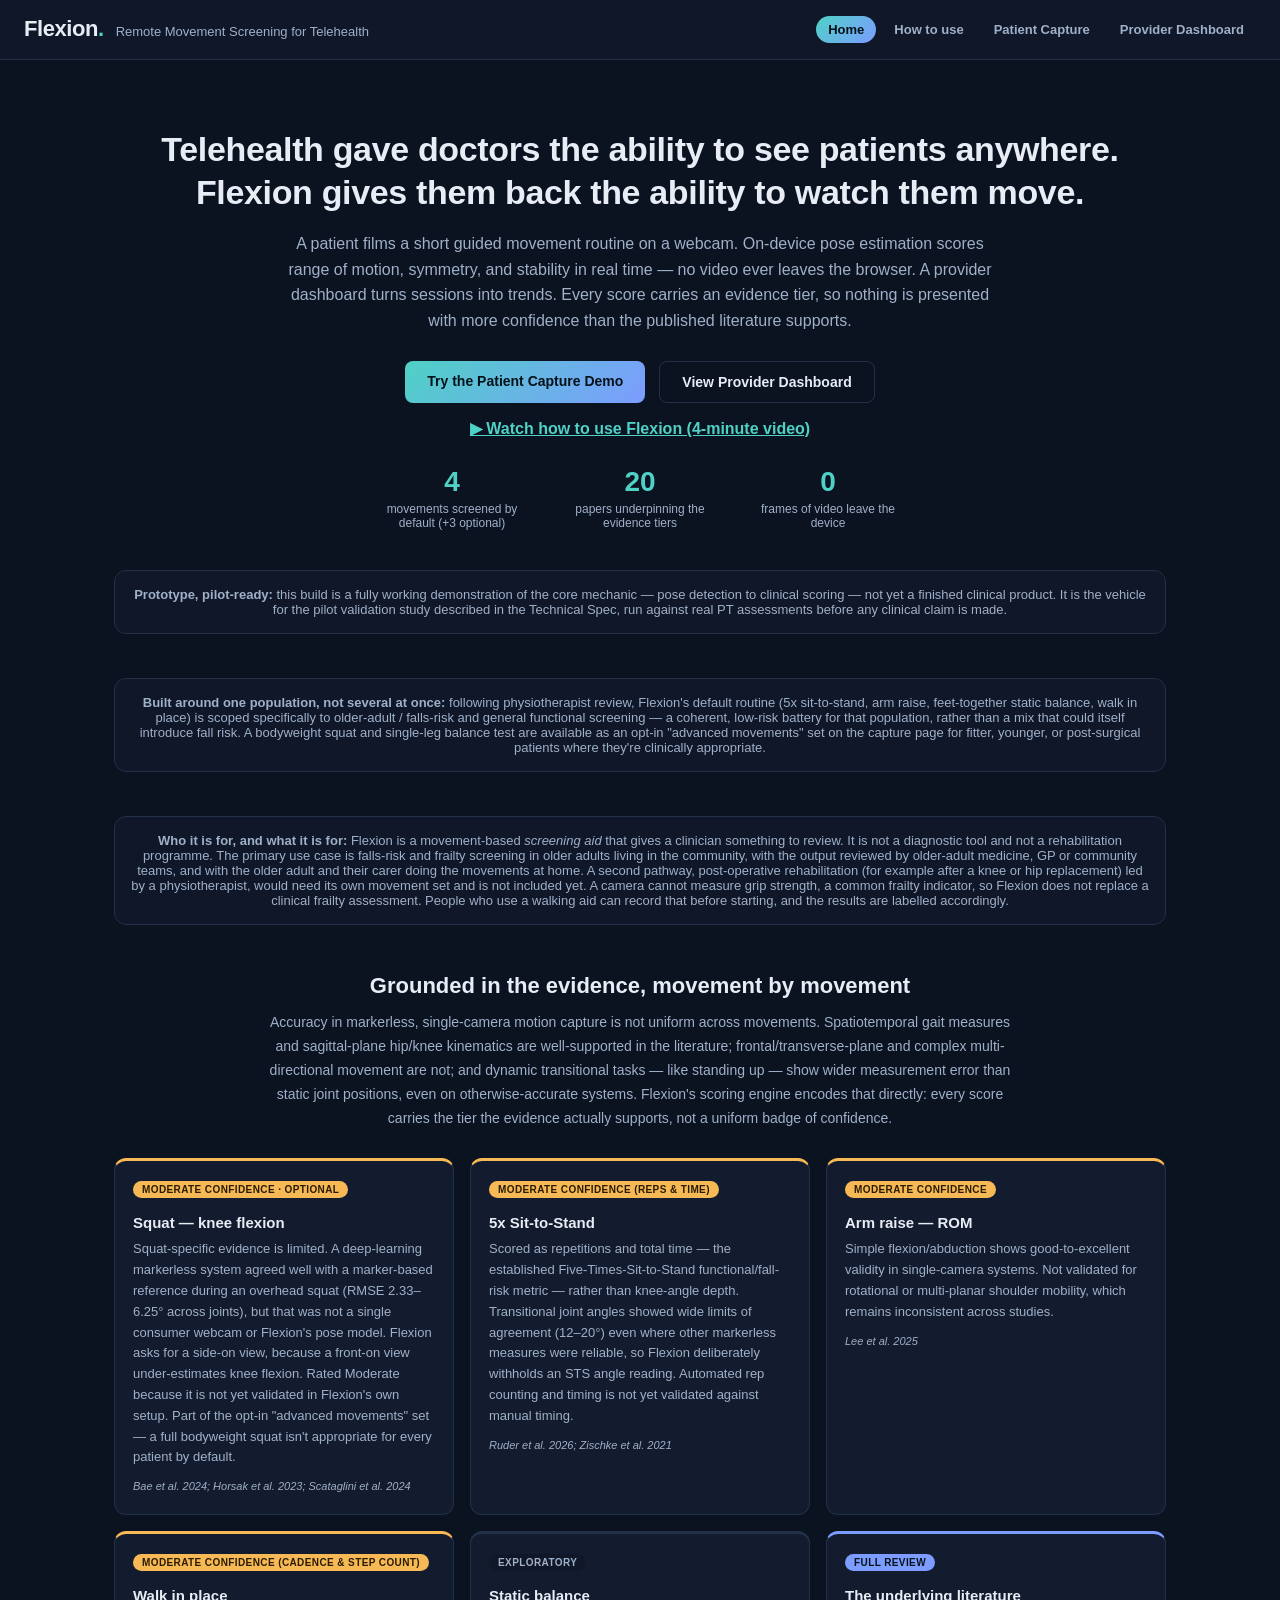
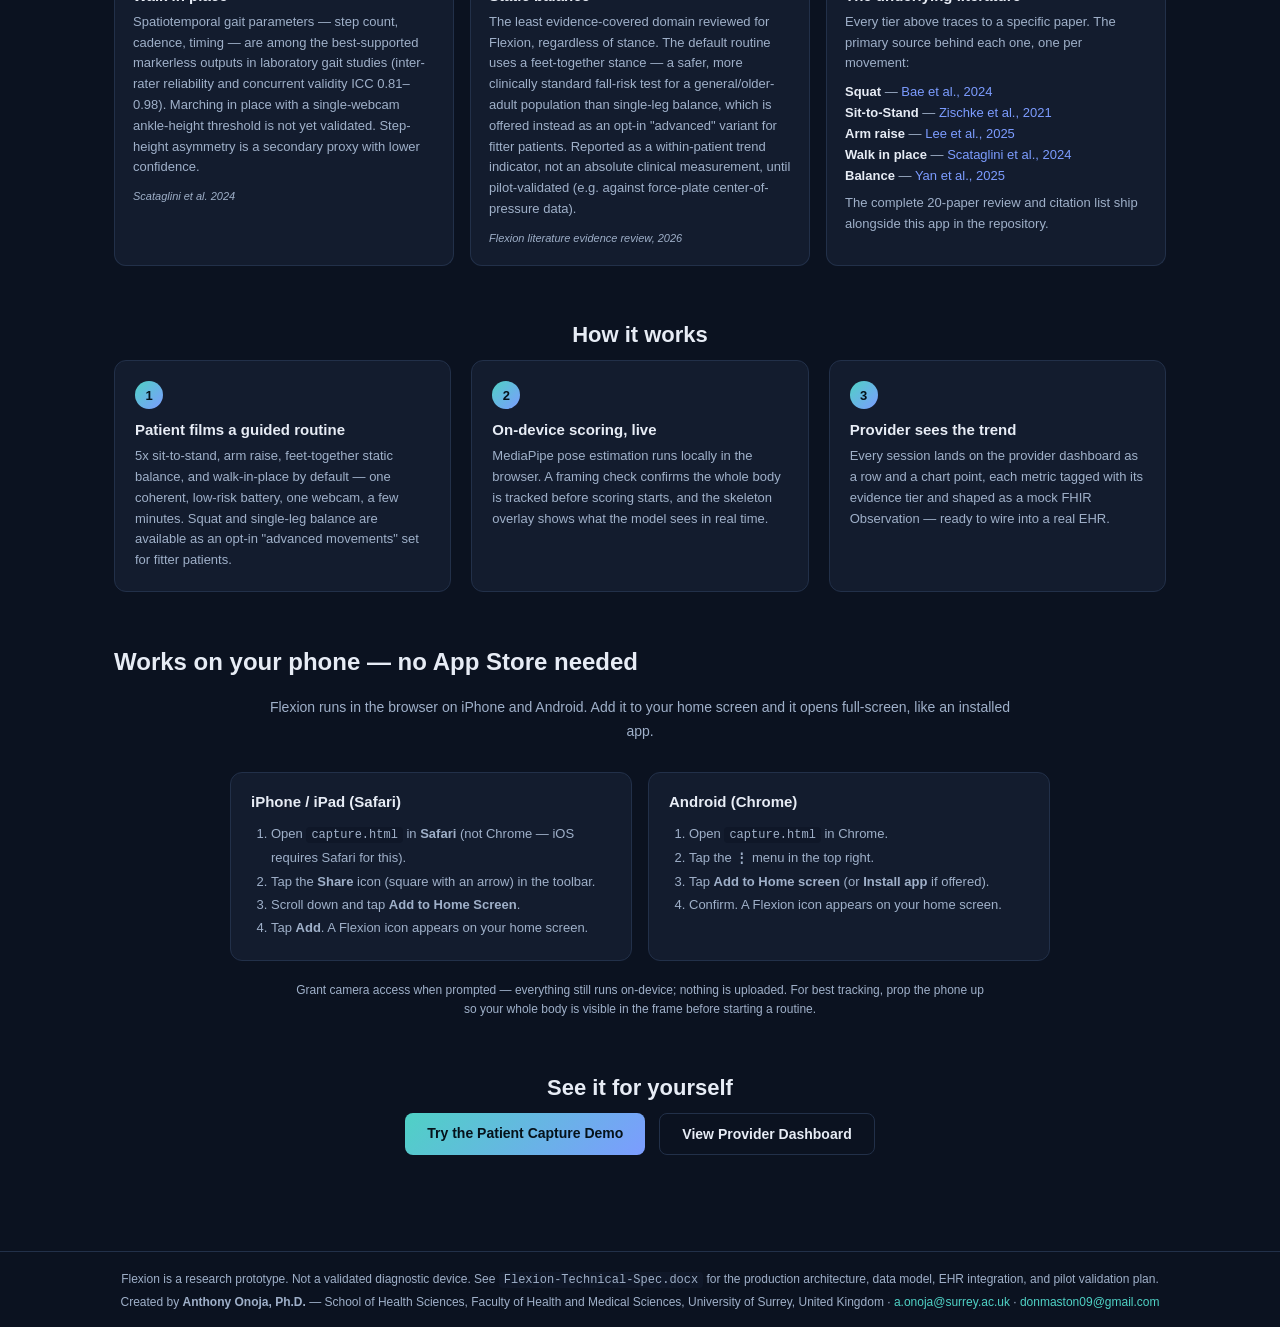
<file: index.html>
<!DOCTYPE html>
<html lang="en">

<head>
  <meta charset="UTF-8" />
  <meta name="viewport" content="width=device-width, initial-scale=1.0" />
  <title>Flexion — Remote Movement Screening for Telehealth</title>
  <meta name="description" content="Flexion turns a webcam into an evidence-graded movement screen: patients film a guided routine, on-device pose estimation scores it in real time, and providers see the trend — each score labeled with how much the published literature actually supports it." />
  <meta name="author" content="Anthony Onoja, Ph.D., School of Health Sciences, University of Surrey" />
  <meta name="theme-color" content="#0b1220" />
  <link rel="manifest" href="manifest.json" />
  <link rel="icon" href="assets/favicon-32.png" type="image/png" />
  <link rel="apple-touch-icon" href="assets/apple-touch-icon.png" />
  <meta name="apple-mobile-web-app-capable" content="yes" />
  <meta name="apple-mobile-web-app-status-bar-style" content="black-translucent" />
  <meta name="apple-mobile-web-app-title" content="Flexion" />
  <link rel="stylesheet" href="css/style.css" />
</head>

<body>
  <header class="topbar">
    <div class="brand">Flexion<span class="brand-dot">.</span></div>
    <div class="topbar-sub">Remote Movement Screening for Telehealth</div>
    <nav class="mainnav">
      <a href="index.html" class="active">Home</a>
      <a href="how-to.html">How to use</a>
      <a href="capture.html">Patient Capture</a>
      <a href="dashboard.html">Provider Dashboard</a>
    </nav>
  </header>

  <main class="landing">

    <section class="hero">
      <h1>Telehealth gave doctors the ability to see patients anywhere.<br />Flexion gives them back the ability to watch them move.</h1>
      <p class="hero-sub">
        A patient films a short guided movement routine on a webcam. On-device pose
        estimation scores range of motion, symmetry, and stability in real time — no
        video ever leaves the browser. A provider dashboard turns sessions into
        trends. Every score carries an evidence tier, so nothing is presented with
        more confidence than the published literature supports.
      </p>
      <div class="hero-cta">
        <a href="capture.html" class="primary">Try the Patient Capture Demo</a>
        <a href="dashboard.html" class="secondary">View Provider Dashboard</a>
      </div>
      <p class="hero-howto"><a href="how-to.html">&#9654; Watch how to use Flexion (4-minute video)</a></p>
      <div class="stats-row">
        <div class="stat"><strong>4</strong><span>movements screened by default (+3 optional)</span></div>
        <div class="stat"><strong>20</strong><span>papers underpinning the evidence tiers</span></div>
        <div class="stat"><strong>0</strong><span>frames of video leave the device</span></div>
      </div>
    </section>

    <section class="panel note landing-note">
      <strong>Prototype, pilot-ready:</strong> this build is a fully working
      demonstration of the core mechanic — pose detection to clinical scoring — not
      yet a finished clinical product. It is the vehicle for the pilot validation
      study described in the Technical Spec, run against real PT assessments before
      any clinical claim is made.
    </section>

    <section class="panel note landing-note">
      <strong>Built around one population, not several at once:</strong>
      following physiotherapist review, Flexion's default routine (5x
      sit-to-stand, arm raise, feet-together static balance, walk in place) is
      scoped specifically to older-adult / falls-risk and general functional
      screening — a coherent, low-risk battery for that population, rather
      than a mix that could itself introduce fall risk. A bodyweight squat and
      single-leg balance test are available as an opt-in "advanced movements"
      set on the capture page for fitter, younger, or post-surgical patients
      where they're clinically appropriate.
    </section>

    <section class="panel note landing-note">
      <strong>Who it is for, and what it is for:</strong> Flexion is a
      movement-based <em>screening aid</em> that gives a clinician something to
      review. It is not a diagnostic tool and not a rehabilitation programme.
      The primary use case is falls-risk and frailty screening in older adults
      living in the community, with the output reviewed by older-adult medicine,
      GP or community teams, and with the older adult and their carer doing the
      movements at home. A second pathway, post-operative rehabilitation
      (for example after a knee or hip replacement) led by a physiotherapist, would
      need its own movement set and is not included yet. A camera cannot measure
      grip strength, a common frailty indicator, so Flexion does not replace a
      clinical frailty assessment. People who use a walking aid can record that
      before starting, and the results are labelled accordingly.
    </section>

    <section id="evidence" class="evidence-section">
      <h2>Grounded in the evidence, movement by movement</h2>
      <p class="section-intro">
        Accuracy in markerless, single-camera motion capture is not uniform across
        movements. Spatiotemporal gait measures and sagittal-plane hip/knee
        kinematics are well-supported in the literature; frontal/transverse-plane
        and complex multi-directional movement are not; and dynamic transitional
        tasks — like standing up — show wider measurement error than static joint
        positions, even on otherwise-accurate systems. Flexion's scoring engine
        encodes that directly: every score carries the tier the evidence actually
        supports, not a uniform badge of confidence.
      </p>

      <div class="evidence-grid">
        <div class="evidence-card evidence-moderate">
          <span class="evidence-badge">Moderate confidence · Optional</span>
          <h3>Squat — knee flexion</h3>
          <p>Squat-specific evidence is limited. A deep-learning markerless system
            agreed well with a marker-based reference during an overhead squat
            (RMSE 2.33&ndash;6.25&deg; across joints), but that was not a single
            consumer webcam or Flexion's pose model. Flexion asks for a side-on
            view, because a front-on view under-estimates knee flexion. Rated
            Moderate because it is not yet validated in Flexion's own setup. Part of
            the opt-in "advanced movements" set &mdash; a full bodyweight squat isn't
            appropriate for every patient by default.</p>
          <p class="evidence-citation">Bae et al. 2024; Horsak et al. 2023; Scataglini et al. 2024</p>
        </div>

        <div class="evidence-card evidence-moderate">
          <span class="evidence-badge">Moderate confidence (reps &amp; time)</span>
          <h3>5x Sit-to-Stand</h3>
          <p>Scored as repetitions and total time — the established
            Five-Times-Sit-to-Stand functional/fall-risk metric — rather than
            knee-angle depth. Transitional joint angles showed wide limits of
            agreement (12–20°) even where other markerless measures were reliable,
            so Flexion deliberately withholds an STS angle reading. Automated rep counting
            and timing is not yet validated against manual timing.</p>
          <p class="evidence-citation">Ruder et al. 2026; Zischke et al. 2021</p>
        </div>

        <div class="evidence-card evidence-moderate">
          <span class="evidence-badge">Moderate confidence</span>
          <h3>Arm raise — ROM</h3>
          <p>Simple flexion/abduction shows good-to-excellent validity in
            single-camera systems. Not validated for rotational or multi-planar
            shoulder mobility, which remains inconsistent across studies.</p>
          <p class="evidence-citation">Lee et al. 2025</p>
        </div>

        <div class="evidence-card evidence-moderate">
          <span class="evidence-badge">Moderate confidence (cadence &amp; step count)</span>
          <h3>Walk in place</h3>
          <p>Spatiotemporal gait parameters — step count, cadence, timing — are among
            the best-supported markerless outputs in laboratory gait studies
            (inter-rater reliability and concurrent validity ICC 0.81–0.98).
            Marching in place with a single-webcam ankle-height threshold is not
            yet validated. Step-height asymmetry is a secondary proxy with lower
            confidence.</p>
          <p class="evidence-citation">Scataglini et al. 2024</p>
        </div>

        <div class="evidence-card evidence-exploratory">
          <span class="evidence-badge">Exploratory</span>
          <h3>Static balance</h3>
          <p>The least evidence-covered domain reviewed for Flexion, regardless of
            stance. The default routine uses a feet-together stance — a safer,
            more clinically standard fall-risk test for a general/older-adult
            population than single-leg balance, which is offered instead as an
            opt-in "advanced" variant for fitter patients. Reported as a
            within-patient trend indicator, not an absolute clinical measurement,
            until pilot-validated (e.g. against force-plate center-of-pressure
            data).</p>
          <p class="evidence-citation">Flexion literature evidence review, 2026</p>
        </div>

        <div class="evidence-card evidence-reference">
          <span class="evidence-badge">Full review</span>
          <h3>The underlying literature</h3>
          <p>Every tier above traces to a specific paper. The primary source behind
            each one, one per movement:</p>
          <ul class="evidence-links">
            <li><strong>Squat</strong> — <a href="https://doi.org/10.1038/s41598-024-79707-2" target="_blank" rel="noopener">Bae et al., 2024</a></li>
            <li><strong>Sit-to-Stand</strong> — <a href="https://doi.org/10.7189/jogh.11.04072" target="_blank" rel="noopener">Zischke et al., 2021</a></li>
            <li><strong>Arm raise</strong> — <a href="https://doi.org/10.3390/s25071960" target="_blank" rel="noopener">Lee et al., 2025</a></li>
            <li><strong>Walk in place</strong> — <a href="https://doi.org/10.3390/s24113686" target="_blank" rel="noopener">Scataglini et al., 2024</a></li>
            <li><strong>Balance</strong> — <a href="https://doi.org/10.3390/s25185911" target="_blank" rel="noopener">Yan et al., 2025</a></li>
          </ul>
          <p>The complete 20-paper review and citation list ship alongside this app
            in the repository.</p>
        </div>
      </div>
    </section>

    <section class="steps-section">
      <h2>How it works</h2>
      <div class="steps">
        <div class="step">
          <span class="step-num">1</span>
          <h3>Patient films a guided routine</h3>
          <p>5x sit-to-stand, arm raise, feet-together static balance, and
            walk-in-place by default — one coherent, low-risk battery, one webcam,
            a few minutes. Squat and single-leg balance are available as an
            opt-in "advanced movements" set for fitter patients.</p>
        </div>
        <div class="step">
          <span class="step-num">2</span>
          <h3>On-device scoring, live</h3>
          <p>MediaPipe pose estimation runs locally in the browser. A framing check
            confirms the whole body is tracked before scoring starts, and the
            skeleton overlay shows what the model sees in real time.</p>
        </div>
        <div class="step">
          <span class="step-num">3</span>
          <h3>Provider sees the trend</h3>
          <p>Every session lands on the provider dashboard as a row and a chart
            point, each metric tagged with its evidence tier and shaped as a mock
            FHIR Observation — ready to wire into a real EHR.</p>
        </div>
      </div>
    </section>

    <section class="install-section">
      <h2>Works on your phone — no App Store needed</h2>
      <p class="section-intro">
        Flexion runs in the browser on iPhone and Android. Add it to your home
        screen and it opens full-screen, like an installed app.
      </p>
      <div class="install-grid">
        <div class="install-card">
          <h3>iPhone / iPad (Safari)</h3>
          <ol>
            <li>Open <code>capture.html</code> in <strong>Safari</strong> (not Chrome — iOS requires Safari for this).</li>
            <li>Tap the <strong>Share</strong> icon (square with an arrow) in the toolbar.</li>
            <li>Scroll down and tap <strong>Add to Home Screen</strong>.</li>
            <li>Tap <strong>Add</strong>. A Flexion icon appears on your home screen.</li>
          </ol>
        </div>
        <div class="install-card">
          <h3>Android (Chrome)</h3>
          <ol>
            <li>Open <code>capture.html</code> in Chrome.</li>
            <li>Tap the <strong>⋮</strong> menu in the top right.</li>
            <li>Tap <strong>Add to Home screen</strong> (or <strong>Install app</strong> if offered).</li>
            <li>Confirm. A Flexion icon appears on your home screen.</li>
          </ol>
        </div>
      </div>
      <p class="install-note">
        Grant camera access when prompted — everything still runs on-device;
        nothing is uploaded. For best tracking, prop the phone up so your whole
        body is visible in the frame before starting a routine.
      </p>
    </section>

    <section class="cta-footer">
      <h2>See it for yourself</h2>
      <div class="hero-cta">
        <a href="capture.html" class="primary">Try the Patient Capture Demo</a>
        <a href="dashboard.html" class="secondary">View Provider Dashboard</a>
      </div>
    </section>

  </main>

  <footer class="landing-footer">
    <p>
      Flexion is a research prototype. Not a validated diagnostic device. See
      <code>Flexion-Technical-Spec.docx</code> for the production architecture, data
      model, EHR integration, and pilot validation plan.
    </p>
    <p class="author-credit">
      Created by <strong>Anthony Onoja, Ph.D.</strong> — School of Health Sciences,
      Faculty of Health and Medical Sciences, University of Surrey, United Kingdom
      · <a href="mailto:a.onoja@surrey.ac.uk">a.onoja@surrey.ac.uk</a>
      · <a href="mailto:donmaston09@gmail.com">donmaston09@gmail.com</a>
    </p>
  </footer>
</body>

</html>
</file>
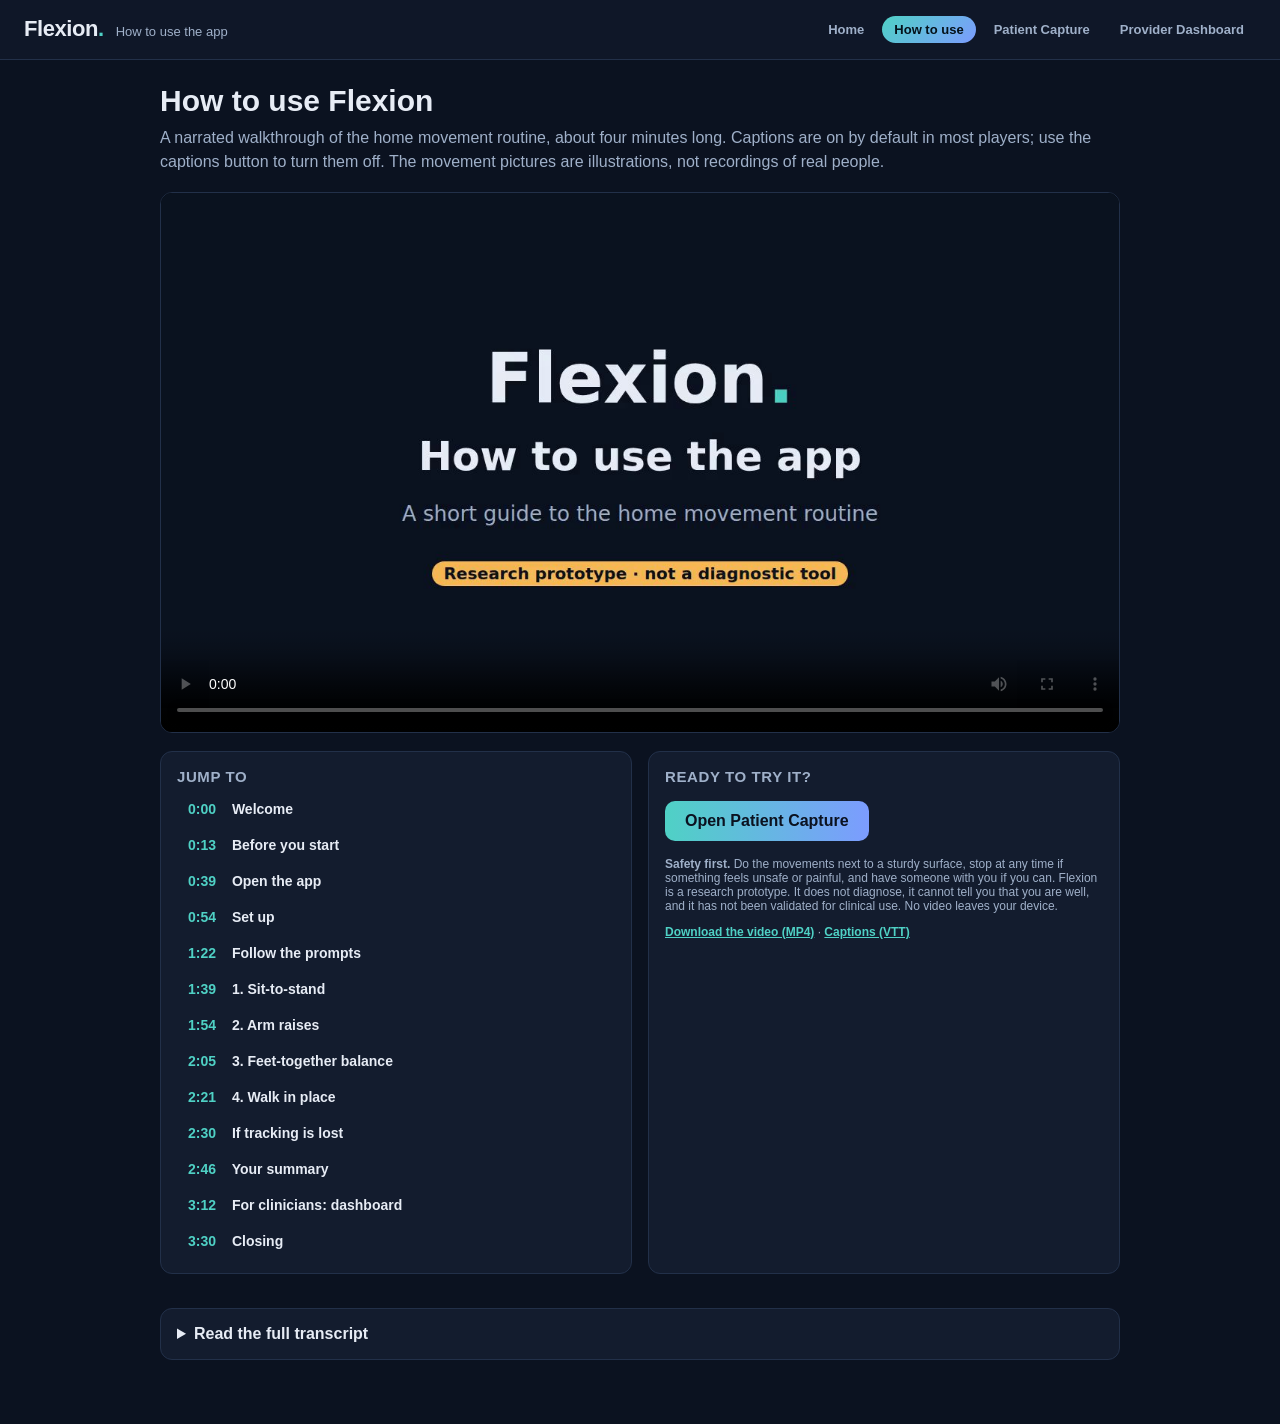
<file: how-to.html>
<!DOCTYPE html>
<html lang="en">

<head>
  <meta charset="UTF-8" />
  <meta name="viewport" content="width=device-width, initial-scale=1.0" />
  <title>Flexion — How to use the app</title>
  <meta name="author" content="Anthony Onoja, Ph.D., School of Health Sciences, University of Surrey" />
  <meta name="theme-color" content="#0b1220" />
  <link rel="manifest" href="manifest.json" />
  <link rel="icon" href="assets/favicon-32.png" type="image/png" />
  <link rel="apple-touch-icon" href="assets/apple-touch-icon.png" />
  <link rel="stylesheet" href="css/style.css" />
</head>

<body>
  <header class="topbar">
    <div class="brand">Flexion<span class="brand-dot">.</span></div>
    <div class="topbar-sub">How to use the app</div>
    <nav class="mainnav">
      <a href="index.html">Home</a>
      <a href="how-to.html" class="active">How to use</a>
      <a href="capture.html">Patient Capture</a>
      <a href="dashboard.html">Provider Dashboard</a>
    </nav>
  </header>

  <main class="howto">
    <h1>How to use Flexion</h1>
    <p class="howto-lede">A narrated walkthrough of the home movement routine, about four minutes long.
      Captions are on by default in most players; use the captions button to turn them off.
      The movement pictures are illustrations, not recordings of real people.</p>

    <div class="howto-player">
      <video id="howtoVideo" controls playsinline preload="metadata"
        poster="assets/demos/how-to-use-flexion-poster.jpg">
        <source src="assets/demos/how-to-use-flexion.mp4" type="video/mp4" />
        <track kind="captions" src="assets/demos/how-to-use-flexion.vtt" srclang="en" label="English" default />
        Your browser cannot play this video. <a href="assets/demos/how-to-use-flexion.mp4">Download the video</a>.
      </video>
    </div>

    <div class="howto-cols">
      <section class="panel">
        <h2>Jump to</h2>
        <ul class="howto-chapters"><li><button type="button" data-t="0.0"><span class="ct">0:00</span> Welcome</button></li><li><button type="button" data-t="13.4"><span class="ct">0:13</span> Before you start</button></li><li><button type="button" data-t="39.3"><span class="ct">0:39</span> Open the app</button></li><li><button type="button" data-t="54.5"><span class="ct">0:54</span> Set up</button></li><li><button type="button" data-t="82.6"><span class="ct">1:22</span> Follow the prompts</button></li><li><button type="button" data-t="99.8"><span class="ct">1:39</span> 1. Sit-to-stand</button></li><li><button type="button" data-t="114.0"><span class="ct">1:54</span> 2. Arm raises</button></li><li><button type="button" data-t="125.1"><span class="ct">2:05</span> 3. Feet-together balance</button></li><li><button type="button" data-t="141.9"><span class="ct">2:21</span> 4. Walk in place</button></li><li><button type="button" data-t="150.4"><span class="ct">2:30</span> If tracking is lost</button></li><li><button type="button" data-t="166.8"><span class="ct">2:46</span> Your summary</button></li><li><button type="button" data-t="192.4"><span class="ct">3:12</span> For clinicians: dashboard</button></li><li><button type="button" data-t="210.5"><span class="ct">3:30</span> Closing</button></li></ul>
      </section>
      <section class="panel">
        <h2>Ready to try it?</h2>
        <p><a class="howto-btn" href="capture.html">Open Patient Capture</a></p>
        <p class="demo-help"><strong>Safety first.</strong> Do the movements next to a sturdy surface, stop at any
          time if something feels unsafe or painful, and have someone with you if you can.
          Flexion is a research prototype. It does not diagnose, it cannot tell you that you are well,
          and it has not been validated for clinical use. No video leaves your device.</p>
        <p class="demo-help"><a href="assets/demos/how-to-use-flexion.mp4" download>Download the video (MP4)</a> ·
          <a href="assets/demos/how-to-use-flexion.vtt" download>Captions (VTT)</a></p>
      </section>
    </div>

    <details class="panel howto-transcript">
      <summary>Read the full transcript</summary>
      <h3>Welcome</h3><p>Welcome to Flexion, a research prototype that helps a clinician review how someone moves, using only the camera on a laptop or tablet. This short guide shows you how to complete the routine.</p><h3>Before you start</h3><p>Before you begin, set up a safe space. You will need a laptop or tablet with a camera, a stable chair, and enough clear room to step back so that your whole body, from shoulders to ankles, fits in the picture. If you can, have someone with you, and keep any walking aid within reach. If you are using a MacBook, turn off Center Stage in Control Center, because it can zoom in on your face and crop out the rest of you.</p><h3>Open the app</h3><p>Open the Flexion website and choose Try the Patient Capture Demo, or Patient Capture in the menu at the top. Nothing needs to be installed, and no video is uploaded. All of the analysis happens inside your own browser.</p><h3>Set up</h3><p>On the capture page, you can type a name. This is for the demo only. Use the walking aid menu to say whether you use a stick, a frame, or another aid today, so that the instructions and the results can take it into account. Leave the advanced movements box unticked unless a clinician has asked for them. They are meant for fitter or younger people. When you are ready, press Start Routine, and choose Allow when your browser asks to use the camera.</p><h3>Follow the prompts</h3><p>The app then reads each instruction aloud and shows it on screen, with a count of which movement you are on. There are four movements in the default routine. Step back until your whole body is visible. If the app cannot see you, it will ask you to step back into the frame.</p><h3>1. Sit-to-stand</h3><p>First, sit in a stable chair, with your arms crossed if that is safe. Stand fully upright and sit back down five times, as briskly as is safe. If you need your hands to push up, do it the way you normally would.</p><h3>2. Arm raises</h3><p>Second, raise both arms overhead and lower them, three times, at a comfortable pace. If you cannot stand safely without your walking aid, sit down for this one.</p><h3>3. Feet-together balance</h3><p>Third, stand with your feet together and your arms relaxed at your sides. Hold as steady as you can for ten seconds. Stay near a wall or a sturdy chair in case you need to steady yourself. If you use a walking aid, only do this one with someone beside you.</p><h3>4. Walk in place</h3><p>Fourth, march on the spot, lifting your knees, for fifteen seconds. Stand next to a sturdy surface that you can hold.</p><h3>If tracking is lost</h3><p>If the app loses sight of you part way through, it will say tracking lost and ask you to step back into frame. Check that your whole body is visible and that the room is well lit, then carry on. Stop at any time if a movement feels unsafe or painful.</p><h3>Your summary</h3><p>At the end you will see a summary in plain language. It tells you which movements were completed, and whether anything was flagged for a clinician to look at. It is not a diagnosis, and it cannot tell you that you are well. Share the results with the GP, physiotherapist or clinical team who asked you to do them. Contact them sooner if you have had a fall, feel unsteady, or had pain during any movement.</p><h3>For clinicians: dashboard</h3><p>Clinicians can open the Provider Dashboard to review saved sessions. Each result shows a key metric, an evidence tier, moderate or exploratory, and any flags. The sessions shown here are sample data, and in this prototype the data stays in the browser on that device.</p><h3>Closing</h3><p>That is the whole routine. Flexion is a research prototype. It is not a medical device, and it has not been validated for clinical use. Thank you for watching.</p>
    </details>
  </main>

  <script>
    (function () {
      var v = document.getElementById("howtoVideo");
      document.querySelectorAll(".howto-chapters button").forEach(function (b) {
        b.addEventListener("click", function () {
          v.currentTime = parseFloat(b.dataset.t);
          v.play().catch(function () {});
          v.scrollIntoView({ behavior: "smooth", block: "center" });
        });
      });
    })();
  </script>
</body>

</html>
</file>
<file: css/style.css>
:root {
  --bg: #0b1220;
  --panel: #131c2e;
  --panel-2: #0f1728;
  --border: #223049;
  --text: #e7ecf5;
  --text-dim: #9fb0c9;
  --accent: #4fd1c5;
  --accent-2: #7c9cff;
  --warn: #f7b955;
  --danger: #ef6f6f;
  --ok: #63d29a;
  font-family: -apple-system, BlinkMacSystemFont, "Segoe UI", Roboto, Helvetica, Arial, sans-serif;
}

* { box-sizing: border-box; }

body {
  margin: 0;
  background: var(--bg);
  color: var(--text);
}

.topbar {
  display: flex;
  align-items: baseline;
  gap: 12px;
  padding: 16px 24px;
  border-bottom: 1px solid var(--border);
  background: var(--panel-2);
  flex-wrap: wrap;
}

.mainnav {
  margin-left: auto;
  display: flex;
  gap: 6px;
  align-self: center;
}
.mainnav a {
  color: var(--text-dim);
  text-decoration: none;
  font-size: 13px;
  font-weight: 600;
  padding: 6px 12px;
  border-radius: 999px;
}
.mainnav a:hover { color: var(--text); }
.mainnav a.active { color: #05121a; background: linear-gradient(135deg, var(--accent), var(--accent-2)); }

.brand {
  font-size: 22px;
  font-weight: 700;
  letter-spacing: -0.02em;
}
.brand-dot { color: var(--accent); }
.topbar-sub { color: var(--text-dim); font-size: 13px; }

.capture-layout {
  display: grid;
  grid-template-columns: 1.3fr 1fr;
  gap: 20px;
  padding: 20px;
  max-width: 1280px;
  margin: 0 auto;
}

@media (max-width: 900px) {
  .capture-layout { grid-template-columns: 1fr; }
}

.video-wrap {
  position: relative;
  background: #000;
  border-radius: 12px;
  overflow: hidden;
  aspect-ratio: 4 / 3;
}

#video, #overlay {
  position: absolute;
  top: 0; left: 0;
  width: 100%;
  height: 100%;
  object-fit: cover;
  transform: scaleX(-1);
}

.controls {
  display: flex;
  gap: 10px;
  margin-top: 12px;
}

input[type="text"] {
  flex: 1;
  padding: 10px 12px;
  border-radius: 8px;
  border: 1px solid var(--border);
  background: var(--panel);
  color: var(--text);
}

button {
  padding: 10px 16px;
  border-radius: 8px;
  border: 1px solid var(--border);
  background: var(--panel);
  color: var(--text);
  cursor: pointer;
  font-weight: 600;
}
button.primary {
  background: linear-gradient(135deg, var(--accent), var(--accent-2));
  color: #05121a;
  border: none;
}
button:disabled { opacity: 0.4; cursor: not-allowed; }

.status { color: var(--text-dim); font-size: 13px; }

.advanced-toggle {
  display: flex;
  align-items: flex-start;
  gap: 8px;
  margin-top: 12px;
  font-size: 12px;
  color: var(--text-dim);
  line-height: 1.5;
}
.advanced-toggle input { margin-top: 2px; }

.camera-tip {
  margin-top: 10px;
  padding: 8px 10px;
  border-radius: 8px;
  background: var(--panel-2);
  border: 1px solid var(--border);
  font-size: 12px;
  color: var(--text-dim);
  line-height: 1.5;
}
.camera-tip strong { color: var(--text); }

.tracking-quality {
  font-size: 12px;
  font-weight: 600;
  margin: 8px 0 0;
  padding: 4px 10px;
  border-radius: 999px;
  display: inline-block;
  border: 1px solid var(--border);
  color: var(--text-dim);
}
.tracking-quality.tier-good { color: var(--ok); border-color: var(--ok); }
.tracking-quality.tier-fair { color: var(--warn); border-color: var(--warn); }
.tracking-quality.tier-poor, .tracking-quality.tier-no_pose { color: var(--danger); border-color: var(--danger); }

.panel {
  background: var(--panel);
  border: 1px solid var(--border);
  border-radius: 12px;
  padding: 16px;
  margin-bottom: 16px;
}
.panel h2 { margin: 0 0 8px; font-size: 15px; color: var(--text-dim); text-transform: uppercase; letter-spacing: 0.04em; }
.panel.note { font-size: 13px; color: var(--text-dim); background: var(--panel-2); }

.live-row {
  display: flex;
  justify-content: space-between;
  margin-top: 10px;
  font-variant-numeric: tabular-nums;
}
.timer { color: var(--accent); font-weight: 700; }

.summary-grid { display: flex; flex-direction: column; gap: 10px; }
.score-card {
  background: var(--panel-2);
  border: 1px solid var(--border);
  border-radius: 10px;
  padding: 10px 12px;
}
.score-card h3 { margin: 0 0 6px; font-size: 14px; text-transform: capitalize; }
.metric-row { display: flex; justify-content: space-between; font-size: 13px; color: var(--text-dim); }
.flags { margin-top: 6px; font-size: 12px; color: var(--warn); }
.flags.ok { color: var(--ok); }

.evidence { margin: 6px 0 10px; padding: 8px 10px; border-radius: 8px; background: var(--panel); border: 1px solid var(--border); }
.evidence-badge {
  display: inline-block;
  font-size: 10px;
  font-weight: 700;
  text-transform: uppercase;
  letter-spacing: 0.04em;
  padding: 2px 8px;
  border-radius: 999px;
  margin-bottom: 6px;
}
.evidence-high .evidence-badge { color: #05261c; background: var(--ok); }
.evidence-moderate .evidence-badge { color: #2a1c00; background: var(--warn); }
.evidence-exploratory .evidence-badge { color: var(--text); background: var(--border); }
.evidence-note { margin: 0 0 4px; font-size: 12px; color: var(--text-dim); line-height: 1.4; }
.evidence-citation { margin: 0; font-size: 11px; color: var(--text-dim); font-style: italic; }

.confidence-pill {
  display: inline-block;
  font-size: 10px;
  font-weight: 700;
  text-transform: uppercase;
  letter-spacing: 0.03em;
  padding: 2px 7px;
  border-radius: 999px;
}
.confidence-pill.tier-high { color: #05261c; background: var(--ok); }
.confidence-pill.tier-moderate { color: #2a1c00; background: var(--warn); }
.confidence-pill.tier-exploratory { color: var(--text); background: var(--border); }

.summary-actions { display: flex; gap: 10px; margin-top: 12px; }

/* Dashboard */
.dash-layout { max-width: 1100px; margin: 0 auto; padding: 20px; }
.dash-toolbar { display: flex; gap: 10px; align-items: center; margin-bottom: 16px; }
.dash-toolbar select, .dash-toolbar input {
  padding: 8px 10px; border-radius: 8px; border: 1px solid var(--border); background: var(--panel); color: var(--text);
}
.confidence-legend { font-size: 12px; color: var(--text-dim); margin: 0 0 14px; }
.confidence-legend .confidence-pill { margin: 0 2px; }

table { width: 100%; border-collapse: collapse; background: var(--panel); border-radius: 10px; overflow: hidden; }
th, td { text-align: left; padding: 10px 12px; border-bottom: 1px solid var(--border); font-size: 13px; }
th { color: var(--text-dim); text-transform: uppercase; font-size: 11px; letter-spacing: 0.04em; }
tr.flagged td { color: var(--warn); }
.empty-state { color: var(--text-dim); padding: 40px; text-align: center; border: 1px dashed var(--border); border-radius: 12px; }
canvas#trendChart { background: var(--panel); border-radius: 12px; border: 1px solid var(--border); padding: 12px; margin-top: 20px; }

/* Landing page */
.landing { max-width: 1100px; margin: 0 auto; padding: 20px 24px 60px; }

.hero { padding: 48px 0 32px; text-align: center; }
.hero h1 {
  font-size: 34px;
  line-height: 1.25;
  margin: 0 0 18px;
  letter-spacing: -0.01em;
}
.hero-sub {
  max-width: 720px;
  margin: 0 auto 28px;
  color: var(--text-dim);
  font-size: 16px;
  line-height: 1.6;
}
.hero-cta { display: flex; gap: 14px; justify-content: center; flex-wrap: wrap; margin-bottom: 36px; }
.hero-cta a {
  display: inline-block;
  padding: 12px 22px;
  border-radius: 8px;
  font-weight: 700;
  text-decoration: none;
  font-size: 14px;
}
.hero-cta a.primary {
  background: linear-gradient(135deg, var(--accent), var(--accent-2));
  color: #05121a;
}
.hero-cta a.secondary {
  border: 1px solid var(--border);
  color: var(--text);
}

.stats-row {
  display: flex;
  justify-content: center;
  gap: 48px;
  flex-wrap: wrap;
}
.stat { text-align: center; }
.stat strong { display: block; font-size: 28px; color: var(--accent); }
.stat span { display: block; font-size: 12px; color: var(--text-dim); max-width: 140px; margin-top: 4px; }

.landing-note { margin: 8px 0 44px; text-align: center; }

.evidence-section { margin: 48px 0; }
.evidence-section h2, .steps-section h2, .cta-footer h2 {
  font-size: 22px;
  text-align: center;
  margin: 0 0 12px;
}
.section-intro {
  max-width: 760px;
  margin: 0 auto 28px;
  color: var(--text-dim);
  font-size: 14px;
  line-height: 1.7;
  text-align: center;
}

.evidence-grid {
  display: grid;
  grid-template-columns: repeat(3, 1fr);
  gap: 16px;
}
@media (max-width: 900px) { .evidence-grid { grid-template-columns: 1fr; } }

.evidence-card {
  background: var(--panel);
  border: 1px solid var(--border);
  border-radius: 12px;
  padding: 18px;
}
.evidence-card h3 { margin: 10px 0 8px; font-size: 15px; }
.evidence-card p { margin: 0 0 10px; font-size: 13px; color: var(--text-dim); line-height: 1.6; }
.evidence-card .evidence-citation { font-size: 11px; font-style: italic; margin: 0; }
.evidence-card.evidence-high { border-top: 3px solid var(--ok); }
.evidence-card.evidence-moderate { border-top: 3px solid var(--warn); }
.evidence-card.evidence-exploratory { border-top: 3px solid var(--border); }
.evidence-card.evidence-reference { border-top: 3px solid var(--accent-2); }
.evidence-card.evidence-reference code {
  font-size: 11px;
  background: var(--panel-2);
  padding: 1px 5px;
  border-radius: 4px;
}
.evidence-links {
  list-style: none;
  margin: 0 0 10px;
  padding: 0;
  display: grid;
  gap: 6px;
}
.evidence-links li { font-size: 13px; color: var(--text-dim); }
.evidence-links strong { color: var(--text); font-weight: 600; }
.evidence-links a {
  color: var(--accent-2);
  text-decoration: none;
  border-bottom: 1px solid transparent;
}
.evidence-links a:hover {
  color: var(--accent);
  border-bottom-color: currentColor;
}
.evidence-card .evidence-badge {
  display: inline-block;
  font-size: 10px;
  font-weight: 700;
  text-transform: uppercase;
  letter-spacing: 0.04em;
  padding: 3px 9px;
  border-radius: 999px;
  background: var(--panel-2);
  color: var(--text-dim);
}
.evidence-card.evidence-high .evidence-badge { color: #05261c; background: var(--ok); }
.evidence-card.evidence-moderate .evidence-badge { color: #2a1c00; background: var(--warn); }
.evidence-card.evidence-reference .evidence-badge { color: #05121a; background: var(--accent-2); }

.steps-section { margin: 56px 0; }
.steps {
  display: grid;
  grid-template-columns: repeat(3, 1fr);
  gap: 20px;
}
@media (max-width: 900px) { .steps { grid-template-columns: 1fr; } }
.step {
  background: var(--panel);
  border: 1px solid var(--border);
  border-radius: 12px;
  padding: 20px;
}
.step-num {
  display: inline-flex;
  align-items: center;
  justify-content: center;
  width: 28px;
  height: 28px;
  border-radius: 50%;
  background: linear-gradient(135deg, var(--accent), var(--accent-2));
  color: #05121a;
  font-weight: 700;
  font-size: 13px;
  margin-bottom: 12px;
}
.step h3 { margin: 0 0 8px; font-size: 15px; }
.step p { margin: 0; font-size: 13px; color: var(--text-dim); line-height: 1.6; }

.cta-footer { text-align: center; margin: 56px 0 16px; }

.landing-footer {
  text-align: center;
  padding: 20px;
  font-size: 12px;
  color: var(--text-dim);
  border-top: 1px solid var(--border);
}
.landing-footer p { margin: 0 0 8px; }
.landing-footer p:last-child { margin-bottom: 0; }
.landing-footer code { background: var(--panel-2); padding: 1px 5px; border-radius: 4px; }
.landing-footer .author-credit { color: var(--text-dim); }
.landing-footer .author-credit a { color: var(--accent); text-decoration: none; }
.landing-footer .author-credit a:hover { text-decoration: underline; }

/* Install / add-to-home-screen section */
.install-section { margin: 56px 0; }
.install-grid {
  display: grid;
  grid-template-columns: repeat(2, 1fr);
  gap: 16px;
  max-width: 820px;
  margin: 0 auto;
}
@media (max-width: 700px) { .install-grid { grid-template-columns: 1fr; } }
.install-card {
  background: var(--panel);
  border: 1px solid var(--border);
  border-radius: 12px;
  padding: 20px;
}
.install-card h3 { margin: 0 0 12px; font-size: 15px; }
.install-card ol { margin: 0; padding-left: 20px; color: var(--text-dim); font-size: 13px; line-height: 1.8; }
.install-card code { background: var(--panel-2); padding: 1px 5px; border-radius: 4px; font-size: 12px; }
.install-note {
  max-width: 700px;
  margin: 20px auto 0;
  text-align: center;
  font-size: 12px;
  color: var(--text-dim);
  line-height: 1.6;
}

/* Phone-sized screens */
@media (max-width: 600px) {
  .topbar { padding: 12px 16px; gap: 8px; }
  .mainnav { width: 100%; justify-content: center; margin-left: 0; order: 3; }
  .brand { font-size: 19px; }
  .topbar-sub { font-size: 12px; }

  .landing { padding: 12px 16px 40px; }
  .hero { padding: 28px 0 20px; }
  .hero h1 { font-size: 24px; }
  .hero-sub { font-size: 14px; }
  .hero-cta { flex-direction: column; align-items: stretch; }
  .hero-cta a { text-align: center; }
  .stats-row { gap: 24px; }

  .capture-layout { padding: 12px; gap: 14px; }
  .controls { flex-direction: column; align-items: stretch; }
  .summary-actions { flex-direction: column; }

  .dash-toolbar { flex-wrap: wrap; }
  .dash-toolbar select, .dash-toolbar input { flex: 1 1 45%; }

  table { display: block; overflow-x: auto; white-space: nowrap; }
}

/* Walking-aid selector, demonstrations, plain-language summary */
.aid-select { display: block; margin: 8px 0; font-size: 13px; color: var(--text-dim); }
.aid-select select { margin-left: 6px; }
#demoPanel details { margin: 6px 0; }
#demoPanel summary { cursor: pointer; font-size: 13px; }
#demoPanel video { width: 100%; max-width: 420px; margin-top: 6px; border-radius: 6px; }
.demo-help, .demo-missing { font-size: 12px; color: var(--text-dim); }
.plain-summary { border: 1px solid var(--border, #999); border-radius: 8px; padding: 12px; margin-bottom: 10px; background: var(--panel-2); }
.plain-summary h3 { margin: 0 0 6px; font-size: 15px; }
.plain-summary p, .plain-summary li { font-size: 13px; }
.aid-note { font-size: 12px; color: var(--warn); margin-top: 6px; }
.aid-tag { font-size: 11px; color: var(--text-dim); }

/* ---- How-to video page ---- */
.howto { max-width: 1000px; margin: 0 auto; padding: 24px 20px 48px; }
.howto h1 { margin: 0 0 8px; font-size: 30px; }
.howto-lede { color: var(--text-dim); margin: 0 0 18px; line-height: 1.5; }
.howto-player video { width: 100%; max-height: 70vh; background: #000; border-radius: 12px; border: 1px solid var(--border); display: block; }
.howto-cols { display: grid; grid-template-columns: 1fr 1fr; gap: 16px; margin: 18px 0; }
.howto-chapters { list-style: none; padding: 0; margin: 0; display: grid; gap: 4px; }
.howto-chapters button { width: 100%; text-align: left; background: transparent; color: var(--text); border: 1px solid transparent; border-radius: 8px; padding: 7px 10px; font-size: 14px; cursor: pointer; }
.howto-chapters button:hover, .howto-chapters button:focus-visible { border-color: var(--accent); outline: none; }
.howto-chapters .ct { display: inline-block; min-width: 40px; color: var(--accent); font-variant-numeric: tabular-nums; }
.howto-btn { display: inline-block; background: linear-gradient(90deg, var(--accent), var(--accent-2)); color: #0b1220; font-weight: 700; padding: 11px 20px; border-radius: 10px; text-decoration: none; }
.howto-transcript summary { cursor: pointer; font-weight: 700; }
.howto-transcript h3 { font-size: 15px; margin: 18px 0 4px; color: var(--accent); }
.howto-transcript p { margin: 0; line-height: 1.55; color: var(--text); font-size: 14px; }
.howto-link { margin: 6px 0 12px; font-size: 14px; }
.howto a:not(.howto-btn), .howto-link a, .hero-howto a { color: var(--accent); font-weight: 700; }
.hero-howto { text-align: center; margin: -20px 0 28px; font-size: 16px; }
@media (max-width: 720px) { .howto-cols { grid-template-columns: 1fr; } }
</file>
